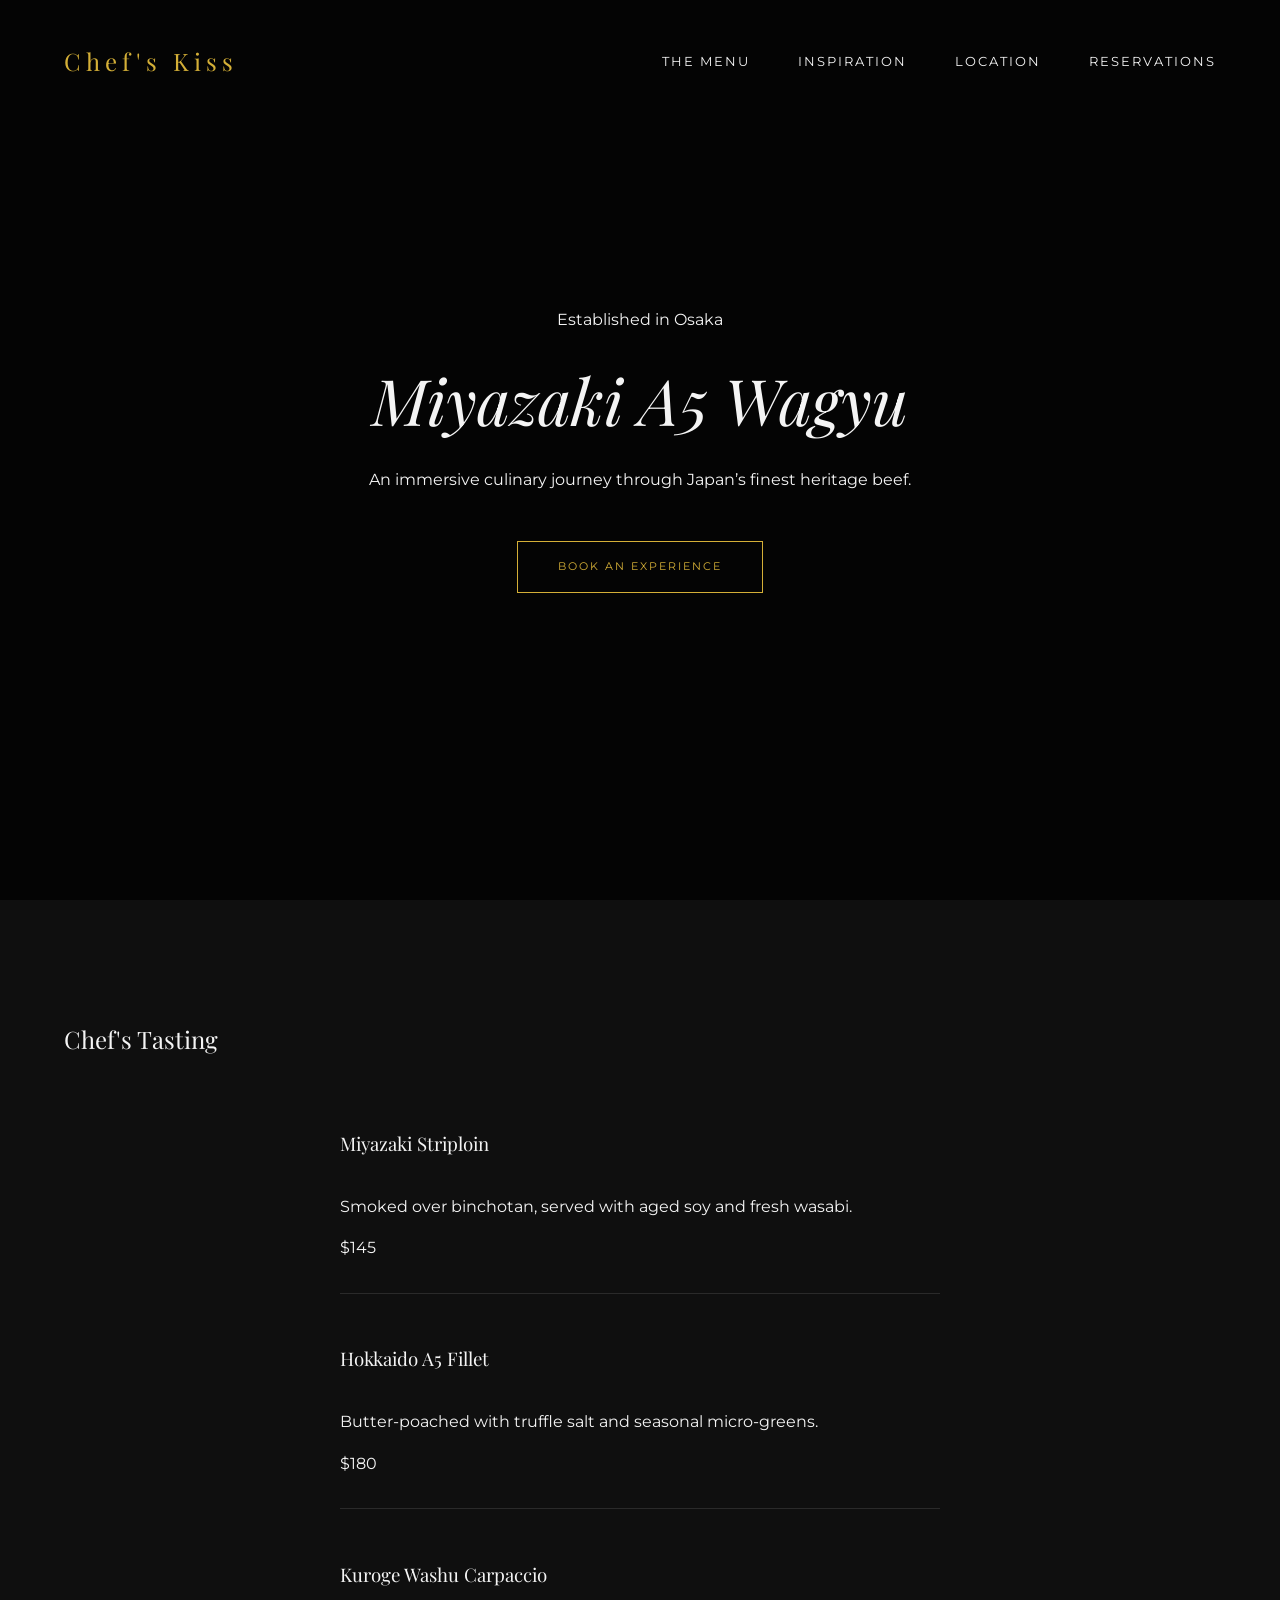
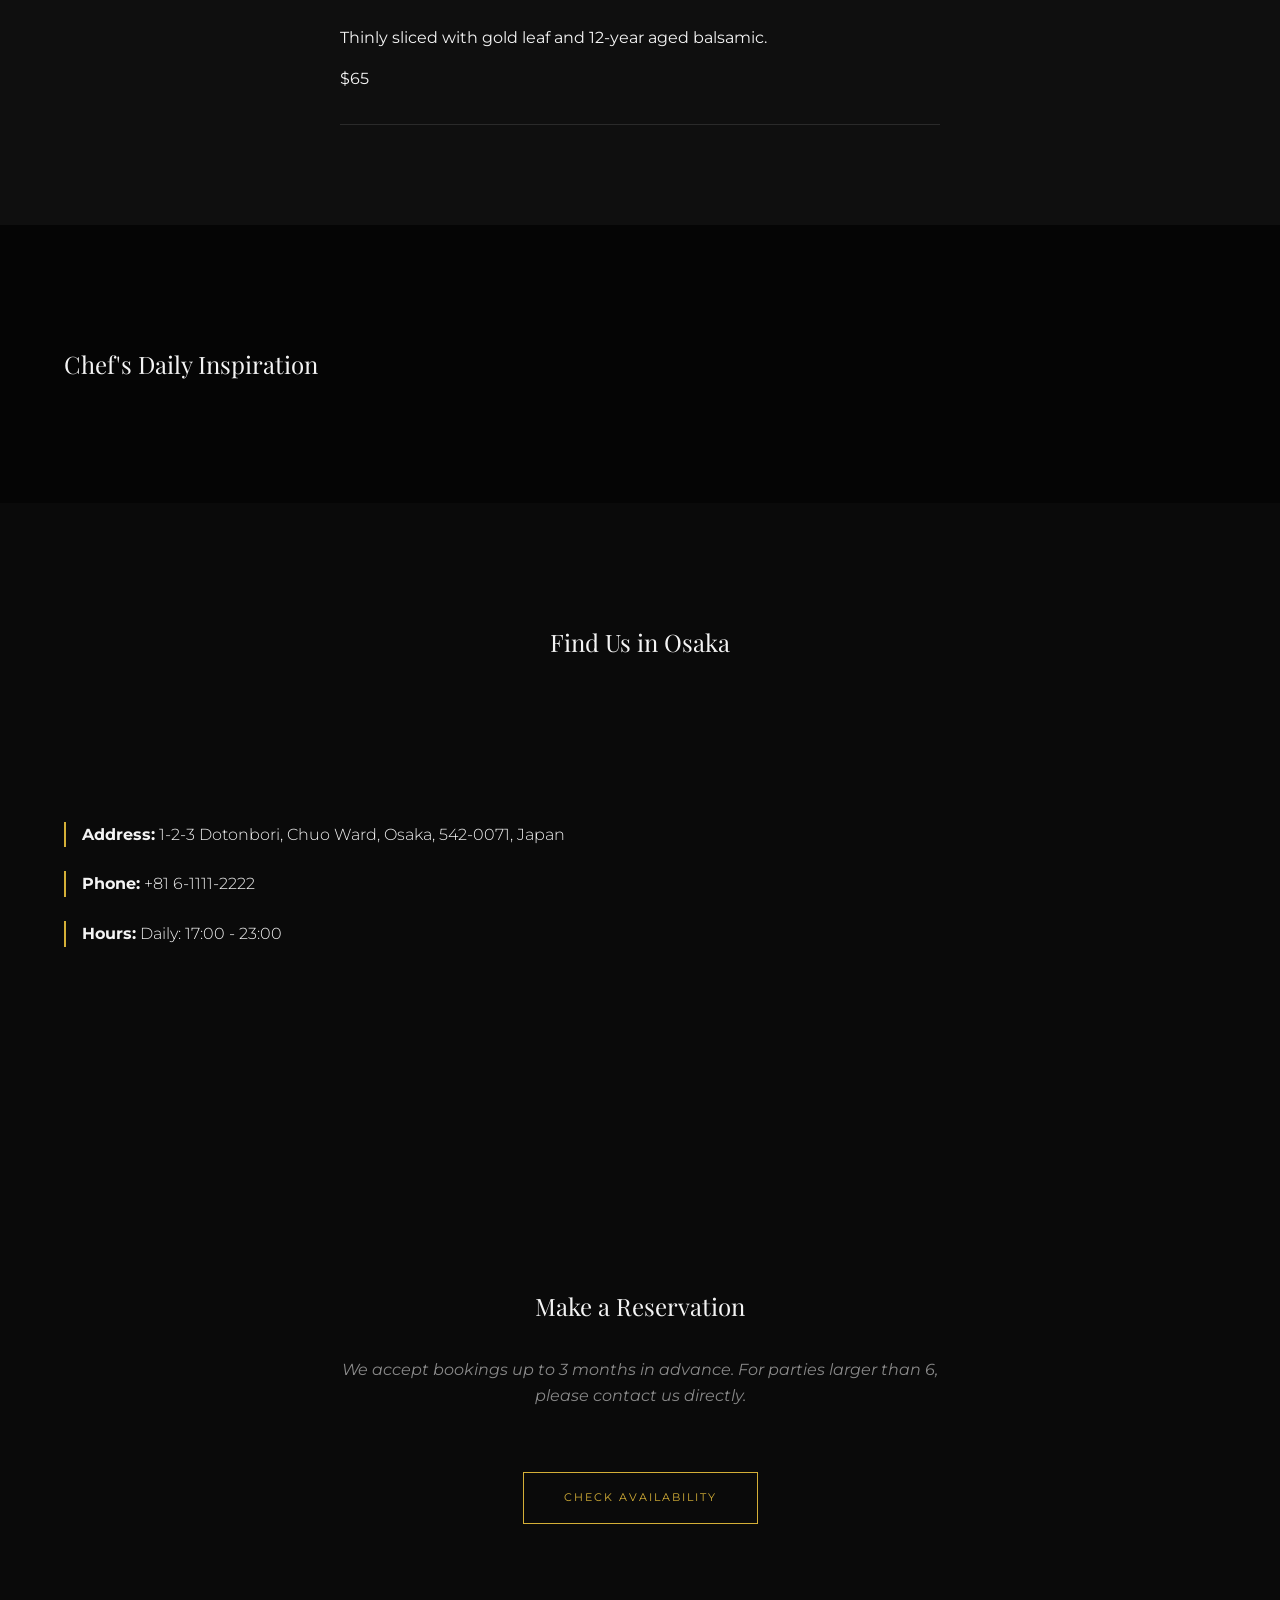
<file: api/index.html>
<!DOCTYPE html>
<html lang="en">
<head>
    <meta charset="UTF-8">
    <meta name="viewport" content="width=device-width, initial-scale=1.0">
    <title>Chef's Kiss | Premium Wagyu Dining</title>
    <link rel="stylesheet" href="style.css">
    <link href="https://fonts.googleapis.com/css2?family=Playfair+Display:ital,wght@0,400;0,700;1,400&family=Montserrat:wght@300;500&display=swap" rel="stylesheet">
</head>
<body>
    <header>
        <nav>
            <div class="logo">Chef's Kiss</div>
            <ul>
                <li><a href="#menu">The Menu</a></li>
                <li><a href="#inspiration">Inspiration</a></li>
                <li><a href="#location">Location</a></li>
                <li><a href="#reserve" class="nav-btn">Reservations</a></li>
            </ul>
        </nav>
    </header>

    <section class="hero">
        <div class="hero-content">
            <span class="fade-in">Established in Osaka</span>
            <h1 class="fade-in">Miyazaki A5 Wagyu</h1>
            <p class="fade-in">An immersive culinary journey through Japan’s finest heritage beef.</p>
            <a href="#reserve" class="gold-button fade-in">Book an Experience</a>
        </div>
    </section>

    <section id="menu" class="menu-section">
        <div class="container">
            <h2 class="section-title">Chef's Tasting</h2>
            <div id="menu-items">
                <!-- Content will be injected or kept static for SEO -->
                <div class="menu-item">
                    <h3>Miyazaki Striploin</h3>
                    <p>Smoked over binchotan, served with aged soy and fresh wasabi.</p>
                    <span class="price">$145</span>
                </div>
            </div>
        </div>
    </section>

    <section id="inspiration" class="inspiration-section">
        <div class="container fade-in">
            <h2 class="section-title">Chef's Daily Inspiration</h2>
            <div id="food-api-content" class="inspiration-content">
                <!-- API Content Injected Here -->
            </div>
        </div>
    </section>

    <section id="location" class="info-section">
        <div class="container">
            <h2 class="section-title fade-in">Find Us in Osaka</h2>
            <div class="info-grid fade-in">
                <div class="info-details">
                    <p><strong>Address:</strong> <span id="address">Loading...</span></p>
                    <p><strong>Phone:</strong> <span id="phone">Loading...</span></p>
                    <p><strong>Hours:</strong> <span id="hours">Loading...</span></p>
                </div>
                <div class="info-map">
                    <iframe id="map-frame" src="" width="100%" height="350" style="border:0;" allowfullscreen="" loading="lazy"></iframe>
                </div>
            </div>
        </div>
    </section>

    <section id="reserve" class="reserve-section">
        <div class="container fade-in">
            <h2 class="section-title">Make a Reservation</h2>
            <p id="reserve-policy" class="policy-text"></p>
            <div class="reserve-controls">
                <a href="#" class="gold-button">Check Availability</a>
            </div>
        </div>
    </section>

    <script src="script.js"></script>
</body>
</html>
</file>
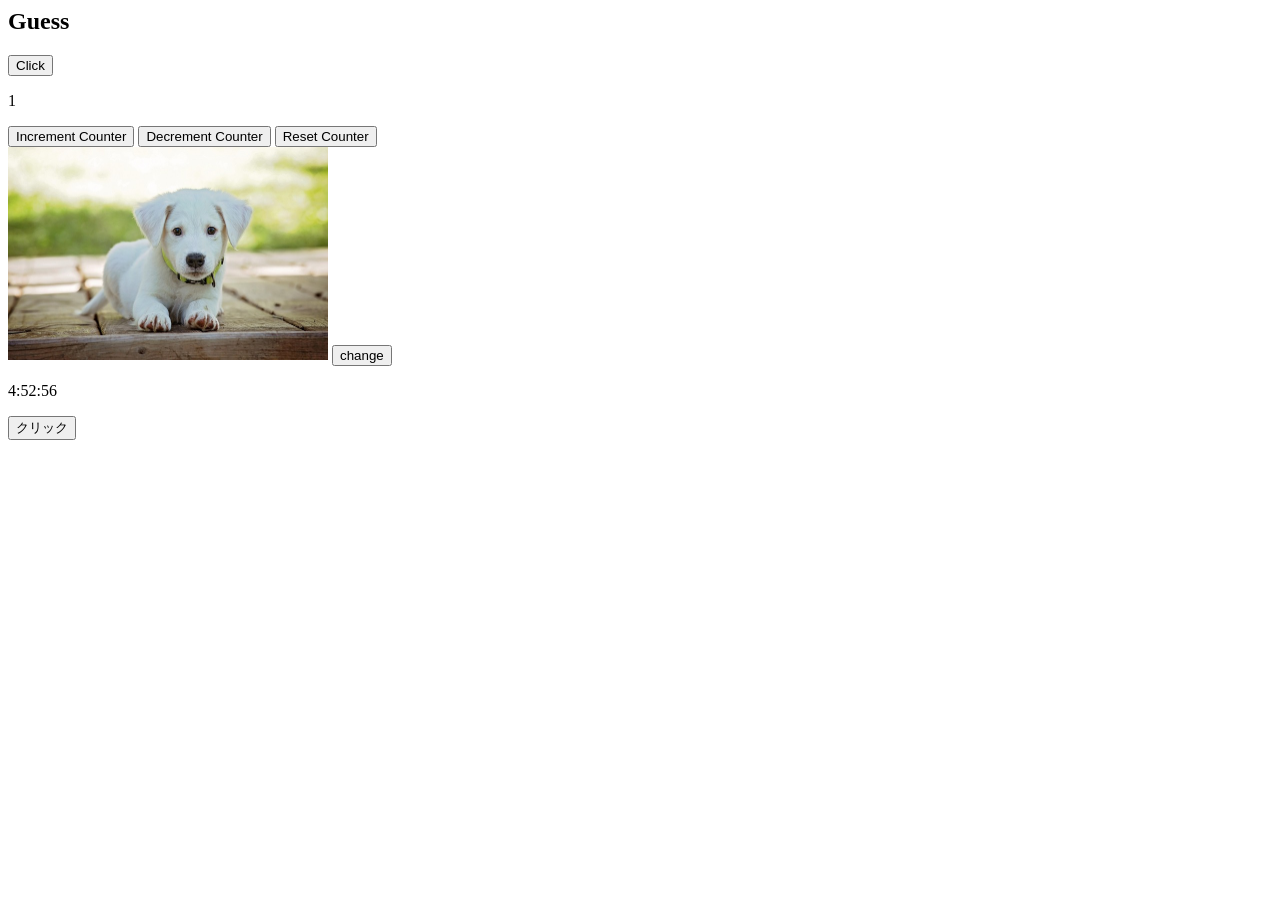
<file: exercise/index.html>
<html>

<head>
    <title>My web Page</title>
</head>

<body>
    <section>
        <h1 id="target">Guess</h1>
        <button onclick="sayHello()">Click</button>
    </section>

    <!-- counter section -->
    <section>
        <p id="counter">0</p>
        <button onclick="increment()">Increment Counter</button>
        <button onclick="decrement()">Decrement Counter</button>
        <button onclick="reset()">Reset Counter</button>
    </section>
    <!-- image section-->
    <section>
        <img id="photo" src="assets/images/cat.jpg" width="320">
        <button onclick="changePic()">change</button>
    </section>

    <!-- timer section-->
    <section>
        <p id="clock">--:--:</p>
    </section>
    <!-- event listener section -->
    <section>
        <button id="btn">クリック</button>
        <p id="result"></p>
    </section>

    <script src="assets/js/main.js">  </script>
    <script src="assets/js/counter.js"></script>
    <script src="assets/js/images.js"></script>
    <script src="assets/js/timer.js"></script>
    <script src="assets/js/eventListener.js"></script>

</body>

</html>
</file>
<file: api/style.css>
:root {
    --gold: #D4AF37;
    --black: #0A0A0A;
    --white: #F4F4F4;
    --gray: #2A2A2A;
}

body {
    margin: 0;
    background-color: var(--black);
    color: var(--white);
    font-family: 'Montserrat', sans-serif;
    line-height: 1.6;
}

h1, h2, h3, .logo {
    font-family: 'Playfair Display', serif;
    font-weight: 400;
}

nav {
    display: flex;
    justify-content: space-between;
    align-items: center;
    padding: 2rem 5%;
    position: absolute;
    width: 90%;
    z-index: 10;
}

.logo {
    font-size: 1.5rem;
    letter-spacing: 5px;
    color: var(--gold);
}

nav ul {
    list-style: none;
    display: flex;
    gap: 3rem;
}

nav a {
    color: var(--white);
    text-decoration: none;
    text-transform: uppercase;
    font-size: 0.8rem;
    letter-spacing: 2px;
    transition: color 0.3s;
}

.hero {
    height: 100vh;
    background: linear-gradient(rgba(0,0,0,0.6), rgba(0,0,0,0.6)), 
                url('https://images.unsplash.com/photo-1544025162-d76694265947?auto=format&fit=crop&q=80&w=2000');
    background-size: cover;
    background-position: center;
    display: flex;
    align-items: center;
    justify-content: center;
    text-align: center;
}

.hero-content h1 {
    font-size: 4rem;
    margin: 1rem 0;
    font-style: italic;
}

.gold-button {
    display: inline-block;
    margin-top: 2rem;
    padding: 1rem 2.5rem;
    border: 1px solid var(--gold);
    color: var(--gold);
    text-decoration: none;
    text-transform: uppercase;
    letter-spacing: 2px;
    font-size: 0.7rem;
    transition: all 0.4s ease;
}

.gold-button:hover {
    background: var(--gold);
    color: var(--black);
}

.menu-section {
    padding: 100px 5%;
    background: #0f0f0f;
}

.menu-item {
    border-bottom: 1px solid var(--gray);
    padding: 2rem 0;
    display: flex;
    flex-direction: column;
    max-width: 600px;
    margin: 0 auto;
}

.info-section, .reserve-section {
    padding: 100px 5%;
    background-color: var(--black);
    text-align: center;
}

.info-grid {
    display: grid;
    grid-template-columns: 1fr 1fr;
    gap: 4rem;
    margin-top: 3rem;
    align-items: center;
}

.info-details {
    text-align: left;
    font-weight: 300;
}

.info-details p {
    margin-bottom: 1.5rem;
    border-left: 2px solid var(--gold);
    padding-left: 1rem;
}

.policy-text {
    max-width: 600px;
    margin: 2rem auto;
    font-style: italic;
    color: #888;
}

.inspiration-section {
    padding: 100px 5%;
    background-color: #050505;
}

.featured-dish {
    display: flex;
    align-items: center;
    justify-content: center;
    gap: 4rem;
    max-width: 900px;
    margin: 0 auto;
}

.inspiration-img {
    width: 300px;
    height: 300px;
    object-fit: cover;
    border: 1px solid var(--gold);
    padding: 10px;
}

.inspiration-text {
    text-align: left;
}

.label {
    color: var(--gold);
    font-size: 0.7rem;
    letter-spacing: 2px;
    text-transform: uppercase;
}

/* Animation Styles */
.fade-in {
    opacity: 0;
    transform: translateY(30px);
    transition: opacity 1.2s ease-out, transform 1.2s ease-out;
}

.fade-in.visible {
    opacity: 1;
    transform: translateY(0);
}
</file>
